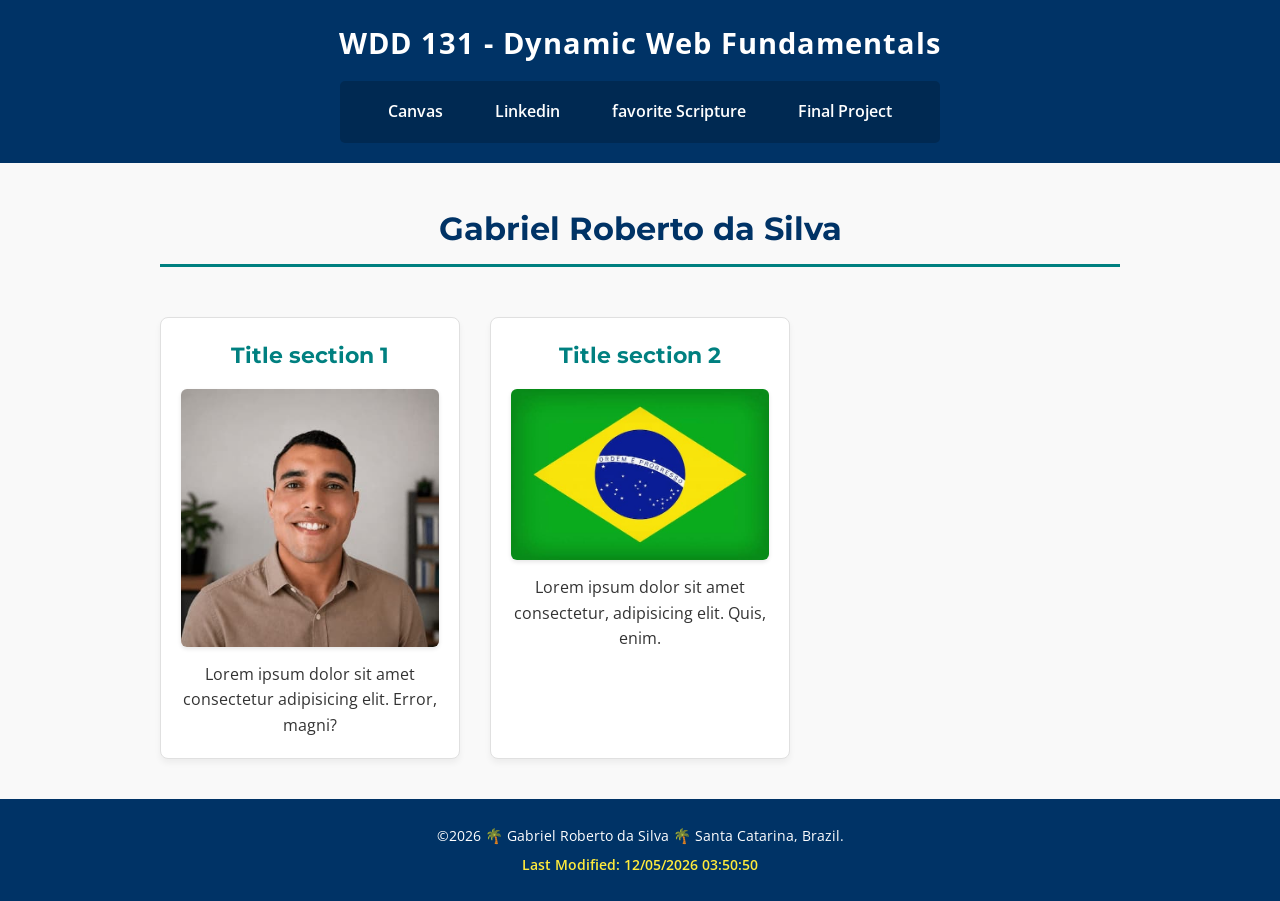
<file: index.html>
<!DOCTYPE html>
<html lang="en-US">

<head>
    <meta charset="UTF-8">
    <meta name="viewport" content="width=device-width, initial-scale=1.0">
    <meta name="author" content="Gabriel Roberto" />
    <meta name="description" content="WDD 131 - Dynamic Web Fundamentals, Gabriel Roberto da Silva.
    The web profile page, by use js, html, css and other concepts." />
    <title>WDD 131 - Dynamic Web Fundamentals - Gabriel Roberto da Silva</title>

    <link rel="preconnect" href="https://fonts.googleapis.com">
    <link rel="preconnect" href="https://fonts.gstatic.com" crossorigin>
    <link href="https://fonts.googleapis.com/css2?family=Montserrat:wght@500;700&family=Open+Sans:wght@400;600&display=swap" rel="stylesheet">

    <script src="scripts/getdates.js" defer></script>

    <link rel="stylesheet" href="styles/base.css">
</head>



<body>

    <header>
        <span id="course-title">WDD 131 - Dynamic Web Fundamentals</span>
        <nav>
            <a href="https://byupw.instructure.com/">Canvas</a>
            <a href="https://www.linkedin.com/feed/update/urn:li:activity:6925184674424066049/">Linkedin</a>
            <a href="https://www.churchofjesuschrist.org/study/scriptures/bofm/ether/12?lang=eng&id=p4#p4">favorite
                Scripture</a>
            <a href="#">Final Project</a>
        </nav>
    </header>
    <main>

        <h1>Gabriel Roberto da Silva</h1>

        <section class="card">
            <h2>Title section 1</h2>
            <img src="images/profile.jpg" alt="picture profile">
            <p>Lorem ipsum dolor sit amet consectetur adipisicing elit. Error, magni?</p>
        </section>

        <section class="card">
            <h2>Title section 2</h2>
            <img src="images/country.jpg" alt="country">
            <p>Lorem ipsum dolor sit amet consectetur, adipisicing elit. Quis, enim.</p>
        </section>
    </main>

    <footer>
        <p>&copy;<span id="currentyear"></span> 🌴 Gabriel Roberto da Silva 🌴 Santa Catarina, Brazil.</p>

        <p id="lastModified"></p>


    </footer>
</body>

</html>
</file>
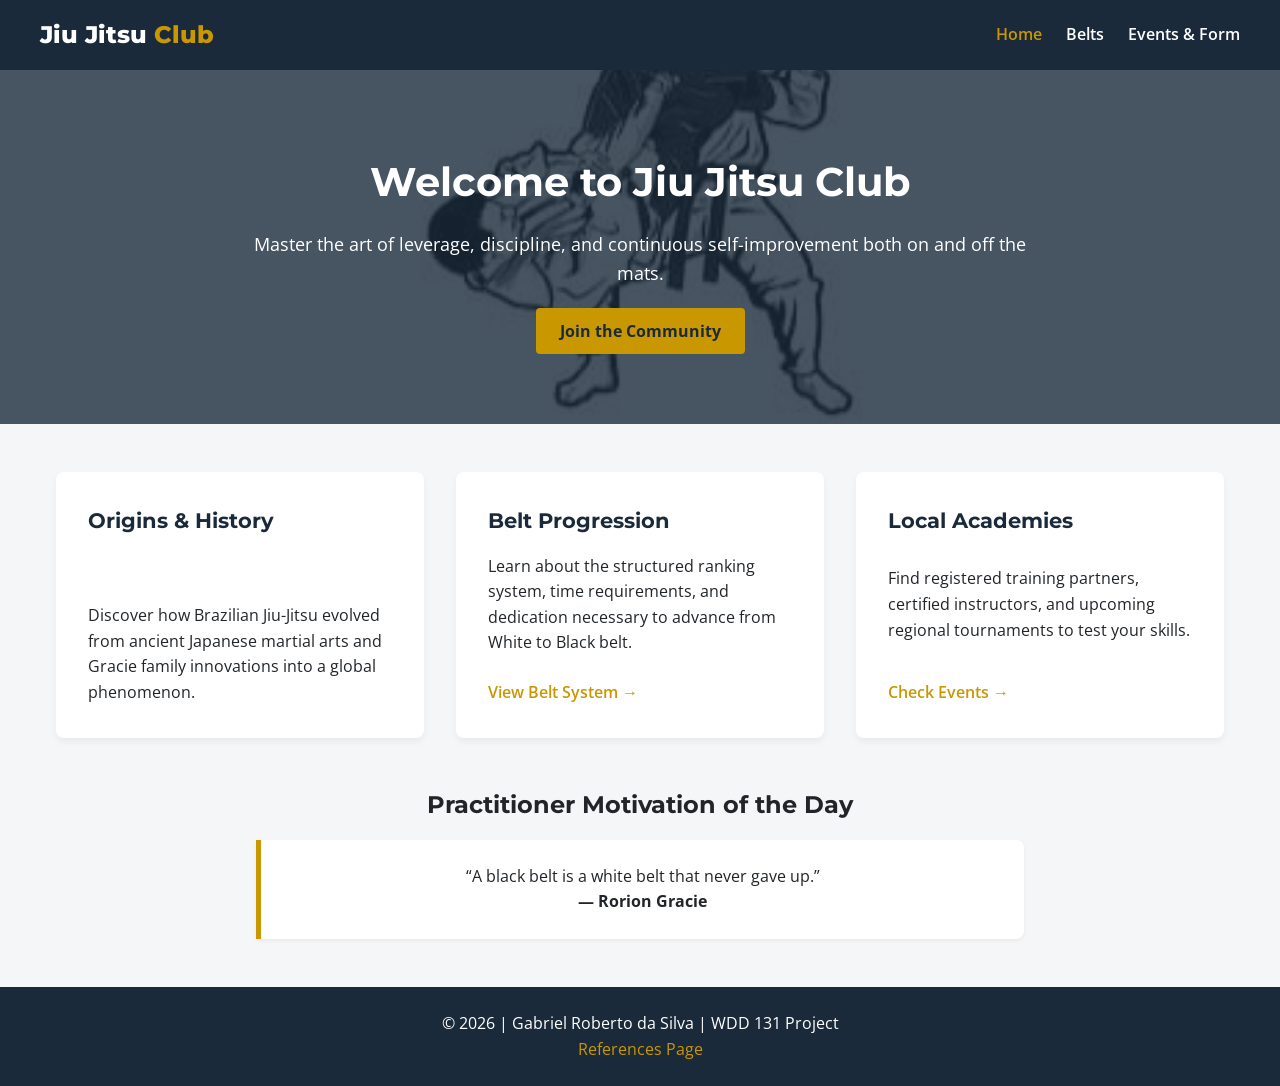
<file: project/index.html>
<!DOCTYPE html>
<html lang="en">
<head>
    <meta charset="UTF-8">
    <meta name="viewport" content="width=device-width, initial-scale=1.0">
    <title>Jiu Jitsu Club - Home</title>
    <meta name="description" content="Welcome to Jiu Jitsu Club. Explore the history, origins, and community of Brazilian Jiu-Jitsu.">
    <meta name="author" content="Gabriel Roberto da Silva">

    
    <link rel="preconnect" href="https://fonts.googleapis.com">
    <link rel="preconnect" href="https://fonts.gstatic.com" crossorigin>
    <link href="https://fonts.googleapis.com/css2?family=Montserrat:wght@600;800&family=Open+Sans:wght@400;600&display=swap" rel="stylesheet">

    
    <link rel="stylesheet" href="styles/project.css">

    
    <script src="scripts/project.js" defer></script>
</head>
<body>
    <header class="site-header">
        <div class="header-container">
            <div class="logo">
                <a href="index.html">Jiu Jitsu <span>Club</span></a>
            </div>
            <button id="menu-toggle" aria-label="Open Navigation Menu">&#9776;</button>
            <nav class="navigation">
                <ul>
                    <li><a href="index.html" class="active">Home</a></li>
                    <li><a href="belts.html">Belts</a></li>
                    <li><a href="events.html">Events & Form</a></li>
                </ul>
            </nav>
        </div>
    </header>

    <main class="main-content">
        <section class="hero">
            <div class="hero-content">
                <h1>Welcome to Jiu Jitsu Club</h1>
                <p>Master the art of leverage, discipline, and continuous self-improvement both on and off the mats.</p>
                <a href="events.html" class="cta-button">Join the Community</a>
            </div>
        </section>

        <section class="features-grid">
            <div class="card">
                <h2>Origins & History</h2>
                <p>Discover how Brazilian Jiu-Jitsu evolved from ancient Japanese martial arts and Gracie family innovations into a global phenomenon.</p>
            </div>
            <div class="card">
                <h2>Belt Progression</h2>
                <p>Learn about the structured ranking system, time requirements, and dedication necessary to advance from White to Black belt.</p>
                <a href="belts.html" class="card-link">View Belt System &rarr;</a>
            </div>
            <div class="card">
                <h2>Local Academies</h2>
                <p>Find registered training partners, certified instructors, and upcoming regional tournaments to test your skills.</p>
                <a href="events.html" class="card-link">Check Events &rarr;</a>
            </div>
        </section>

        
        <section class="dynamic-section">
            <h2>Practitioner Motivation of the Day</h2>
            <div id="quote-container" class="quote-box">
                
            </div>
        </section>
    </main>

    <footer class="site-footer">
        <div class="footer-content">
            <p>&copy; <span id="currentyear"></span> | Gabriel Roberto da Silva | WDD 131 Project</p>
            <p><a href="references.html" target="_blank">References Page</a></p>
        </div>
    </footer>
</body>
</html>
</file>
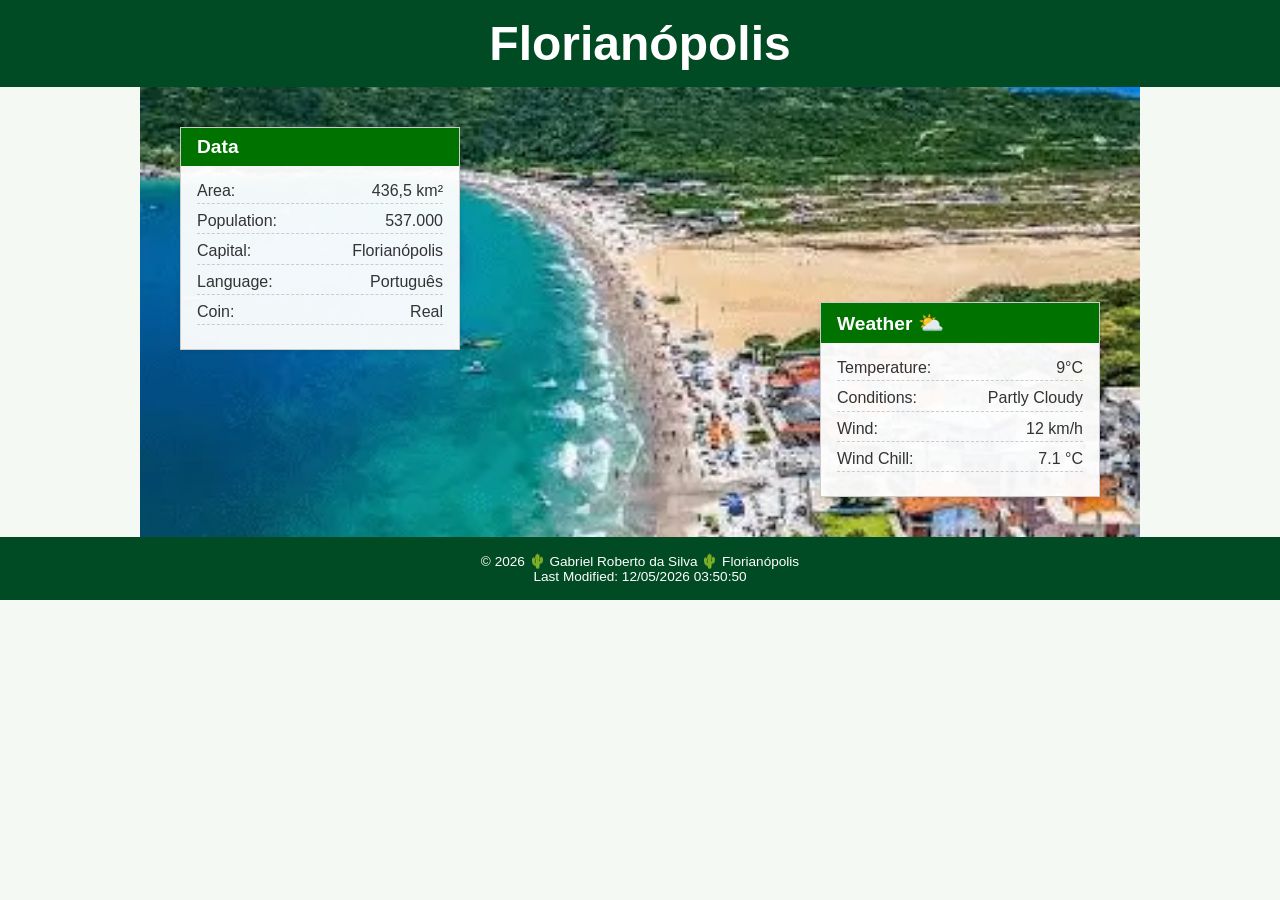
<file: place.html>
<!DOCTYPE html>
<html lang="pt-BR">
<head>
    <meta charset="UTF-8">
    <meta name="viewport" content="width=device-width, initial-scale=1.0">
    <title>Florianópolis - WDD130</title>
    <meta name="description" content="Explore essential dynamic facts, key demographics, and weather statistics about the city of Florianopolis for the WDD130 final project.">
    <meta name="author" content="Gabriel Roberto da Silva">
    <link rel="stylesheet" href="styles/place.css">
    <link rel="stylesheet" href="styles/place-large.css" media="(min-width: 768px)">
    <script src="scripts/place.js" defer></script>
</head>
<body>
    <header>
        <h1>Florianópolis</h1>
    </header>

 
    <main class="hero-wrapper">
        <picture class="hero-container">
            <source srcset="images/hero-large.webp" media="(min-width: 768px)" type="image/webp">
            <img src="images/hero-small.webp" alt="Paisagem de Florianópolis" class="hero-img">
        </picture>

      
        <section class="card-box data-box">
            <h2>Data</h2>
            <ul>
                <li><span>Area:</span> <span>436,5 km²</span></li>
                <li><span>Population:</span> <span>537.000</span></li>
                <li><span>Capital:</span> <span>Florianópolis</span></li>
                <li><span>Language:</span> <span>Português</span></li>
                <li><span>Coin:</span> <span>Real</span></li>
            </ul>
        </section>

        
        <section class="card-box weather-box">
            <h2 class="weather-heading">Weather</h2>
            
            
            <div class="weather-icon-mobile">
                <img src="images/weather-icon.svg" alt="Weather icon" width="40">
            </div>
            
            <ul class="weather-data">
                <li><span>Temperature:</span> <span><span id="temp">9</span>°C</span></li>
                <li><span>Conditions:</span> <span>Partly Cloudy</span></li>
                <li><span>Wind:</span> <span><span id="wind">12</span> km/h</span></li>
                <li><span>Wind Chill:</span> <span><span id="windchill"></span></span></li>
            </ul>
        </section>
    </main>

    <footer>
        <p>&copy; <span id="currentyear"></span> 🌵 Gabriel Roberto da Silva 🌵 Florianópolis</p>
        <p>Last Modified: <span id="lastmodified"></span></p>
    </footer>
</body>
</html>
</file>
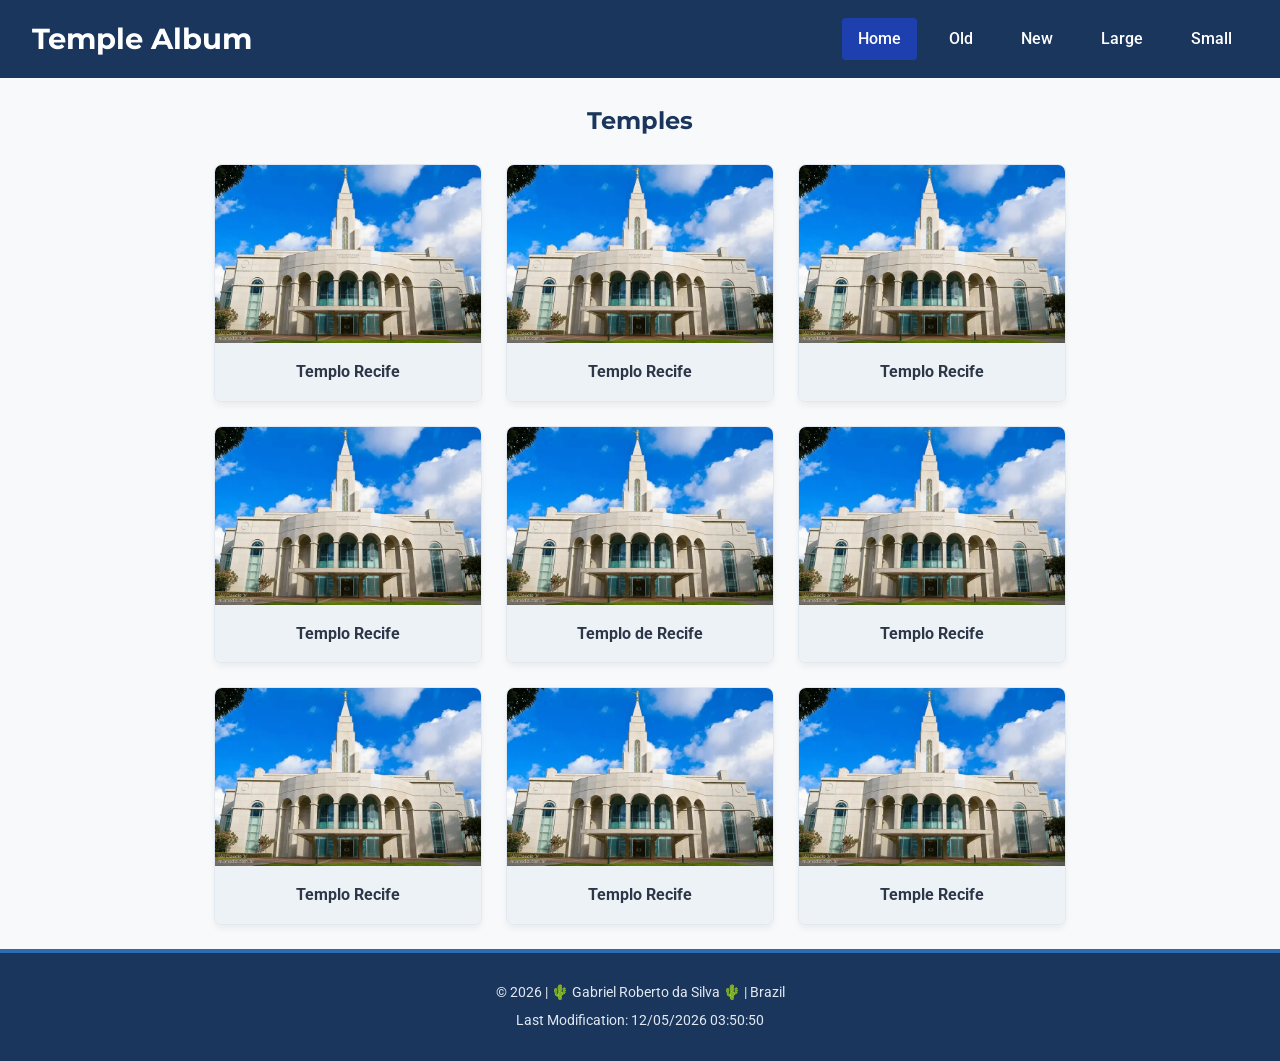
<file: temples.html>
<!DOCTYPE html>
<html lang="pt-BR">
<head>
    <meta charset="UTF-8">
    <meta name="viewport" content="width=device-width, initial-scale=1.0">
    <title>Temple Album</title>
    <meta name="description" content="Explore the Temple Album, a responsive collection of temples featuring images, information, and architectural details, developed for the WDD 131 course.">
    <meta name="author" content="Gabriel Roberto da Silva">

    
    <link rel="preconnect" href="https://fonts.googleapis.com">
    <link rel="preconnect" href="https://fonts.gstatic.com" crossorigin>
    <link href="https://fonts.googleapis.com/css2?family=Montserrat:wght@400;700&family=Roboto:wght@300;400;500&display=swap" rel="stylesheet">

   
    <link rel="stylesheet" href="styles/temples.css">
    <link rel="stylesheet" href="styles/temples-large.css" media="screen and (min-width: 640px)">

    
    <script src="scripts/temples.js" defer></script>
</head>
<body>
    <header>
        <h1>Temple Album</h1>
        
        <button id="menuButton" aria-label="Menu">&#9776;</button>
        <nav id="navMenu">
            <a href="#" class="active">Home</a>
            <a href="#">Old</a>
            <a href="#">New</a>
            <a href="#">Large</a>
            <a href="#">Small</a>
        </nav>
    </header>

    <main>
        <h2>Temples</h2>
        <div class="grid-container">
           
            <figure>
                <img src="images/temple-recife.webp" alt="Templo Placeholder 1" loading="lazy" width="400" height="250">
                <figcaption>Templo Recife</figcaption>
            </figure>
            <figure>
                <img src="images/temple-recife.webp" alt="Templo Placeholder 1" loading="lazy" width="400" height="250">
                <figcaption>Templo Recife</figcaption>
            </figure>
            <figure>
                <img src="images/temple-recife.webp" alt="Templo Placeholder 1" loading="lazy" width="400" height="250">
                <figcaption>Templo Recife</figcaption>
            </figure>
            <figure>
                <img src="images/temple-recife.webp" alt="Templo Placeholder 1" loading="lazy" width="400" height="250">
                <figcaption>Templo Recife</figcaption>
            </figure>
            <figure>
                <img src="images/temple-recife.webp" alt="Templo Placeholder 1" loading="lazy" width="400" height="250">
                <figcaption>Templo de Recife</figcaption>
            </figure>
            <figure>
                <img src="images/temple-recife.webp" alt="Templo Placeholder 1" loading="lazy" width="400" height="250">
                <figcaption>Templo Recife</figcaption>
            </figure>
            <figure>
                <img src="images/temple-recife.webp" alt="Templo Placeholder 1" loading="lazy" width="400" height="250">
                <figcaption>Templo Recife</figcaption>
            </figure>
            <figure>
                <img src="images/temple-recife.webp" alt="Templo Placeholder 1" loading="lazy" width="400" height="250">
                <figcaption>Templo Recife</figcaption>
            </figure>
            <figure>
                <img src="images/temple-recife.webp" alt="Templo Placeholder 1" loading="lazy" width="400" height="250">
                <figcaption>Temple Recife</figcaption>
            </figure>
        </div>
    </main>

    <footer>
        <p>&copy; <span id="currentYear"></span> | 🌵 Gabriel Roberto da Silva 🌵 | Brazil</p>
        <p class="last-modified">Last Modification: <span id="lastModified"></span></p>
    </footer>
</body>
</html>
</file>
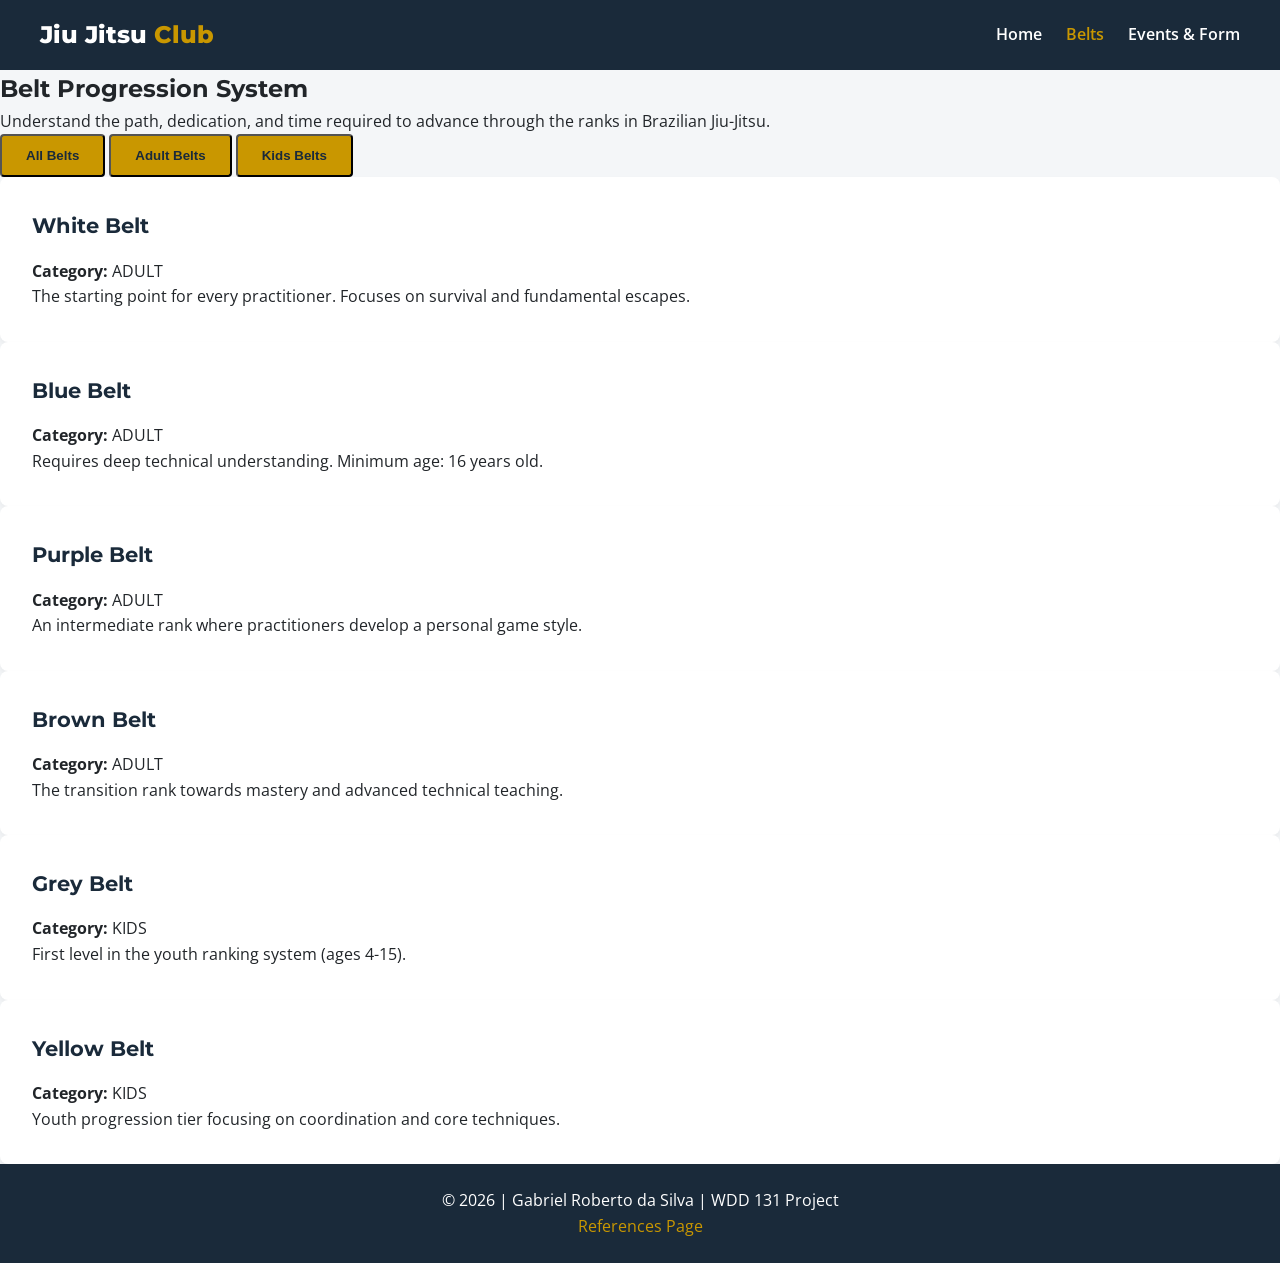
<file: project/belts.html>
<!DOCTYPE html>
<html lang="en">
<head>
    <meta charset="UTF-8">
    <meta name="viewport" content="width=device-width, initial-scale=1.0">
    <title>Jiu Jitsu Club - Belt Progression</title>
    <meta name="description" content="Learn about the Brazilian Jiu-Jitsu belt ranking system, requirements, and progression from white to black belt.">
    <meta name="author" content="Gabriel Roberto da Silva">

    <!-- Google Fonts -->
    <link rel="preconnect" href="https://fonts.googleapis.com">
    <link rel="preconnect" href="https://fonts.gstatic.com" crossorigin>
    <link href="https://fonts.googleapis.com/css2?family=Montserrat:wght@600;800&family=Open+Sans:wght@400;600&display=swap" rel="stylesheet">

    
    <link rel="stylesheet" href="styles/project.css">

    
    <script src="scripts/project.js" defer></script>
</head>
<body>
    <header class="site-header">
        <div class="header-container">
            <div class="logo">
                <a href="index.html">Jiu Jitsu <span>Club</span></a>
            </div>
            <button id="menu-toggle" aria-label="Open Navigation Menu">&#9776;</button>
            <nav class="navigation">
                <ul>
                    <li><a href="index.html">Home</a></li>
                    <li><a href="belts.html" class="active">Belts</a></li>
                    <li><a href="events.html">Events & Form</a></li>
                </ul>
            </nav>
        </div>
    </header>

    <main class="main-content">
        <section class="page-header-section">
            <h1>Belt Progression System</h1>
            <p>Understand the path, dedication, and time required to advance through the ranks in Brazilian Jiu-Jitsu.</p>
        </section>

        
        <section class="belt-section">
            <div class="filter-buttons">
                <button class="filter-btn active" data-filter="all">All Belts</button>
                <button class="filter-btn" data-filter="adult">Adult Belts</button>
                <button class="filter-btn" data-filter="kids">Kids Belts</button>
            </div>

            <div id="belts-container" class="belts-grid">
                
            </div>
        </section>
    </main>

    <footer class="site-footer">
        <div class="footer-content">
            <p>&copy; <span id="currentyear"></span> | Gabriel Roberto da Silva | WDD 131 Project</p>
            <p><a href="references.html" target="_blank">References Page</a></p>
        </div>
    </footer>
</body>
</html>
</file>
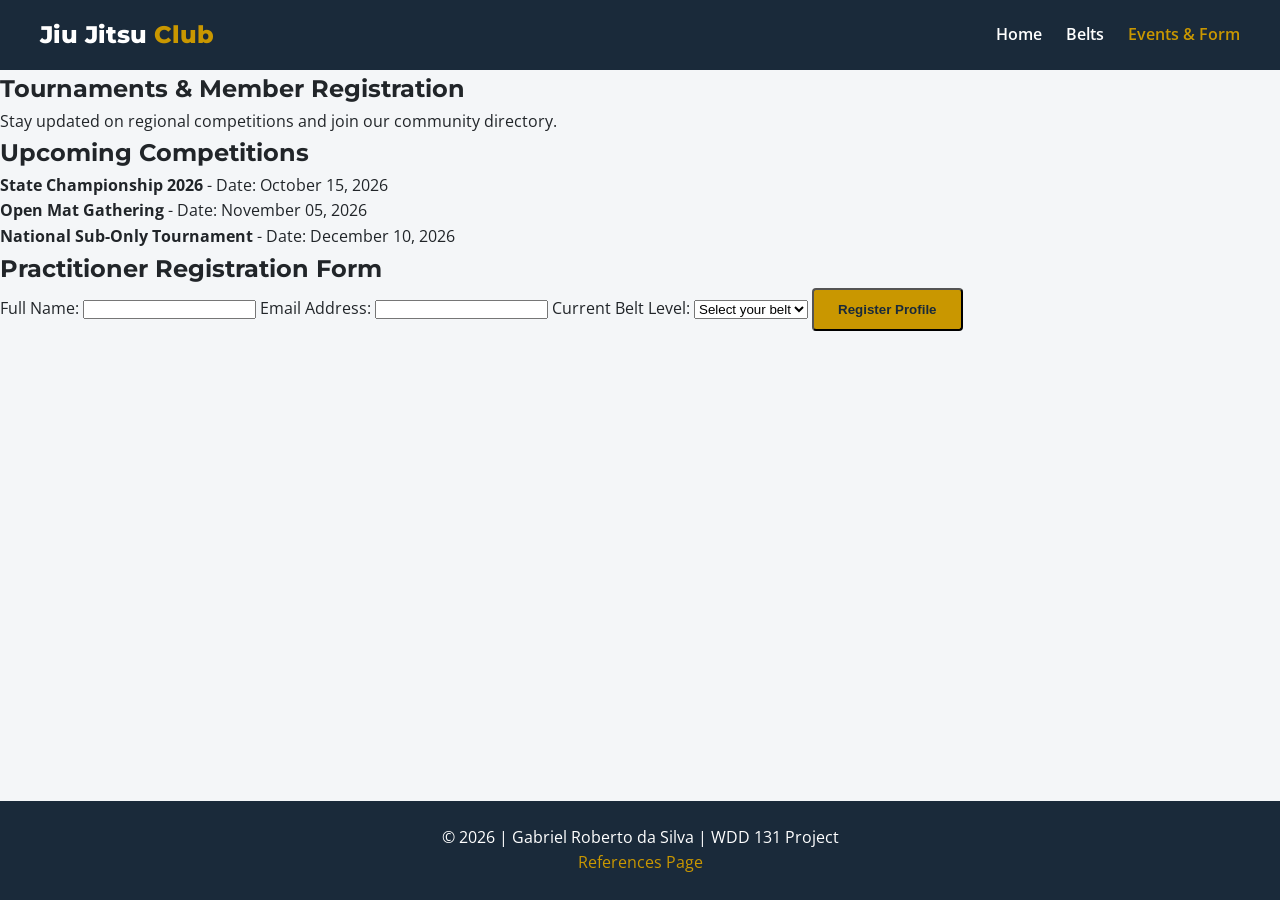
<file: project/events.html>
<!DOCTYPE html>
<html lang="en">
<head>
    <meta charset="UTF-8">
    <meta name="viewport" content="width=device-width, initial-scale=1.0">
    <title>Jiu Jitsu Club - Events & Contact</title>
    <meta name="description" content="Check upcoming Jiu-Jitsu competitions, register for events, and contact the Jiu Jitsu Club community.">
    <meta name="author" content="Gabriel Roberto da Silva">

    
    <link rel="preconnect" href="https://fonts.googleapis.com">
    <link rel="preconnect" href="https://fonts.gstatic.com" crossorigin>
    <link href="https://fonts.googleapis.com/css2?family=Montserrat:wght@600;800&family=Open+Sans:wght@400;600&display=swap" rel="stylesheet">

    
    <link rel="stylesheet" href="styles/project.css">

    
    <script src="scripts/project.js" defer></script>
</head>
<body>
    <header class="site-header">
        <div class="header-container">
            <div class="logo">
                <a href="index.html">Jiu Jitsu <span>Club</span></a>
            </div>
            <button id="menu-toggle" aria-label="Open Navigation Menu">&#9776;</button>
            <nav class="navigation">
                <ul>
                    <li><a href="index.html">Home</a></li>
                    <li><a href="belts.html">Belts</a></li>
                    <li><a href="events.html" class="active">Events & Form</a></li>
                </ul>
            </nav>
        </div>
    </header>

    <main class="main-content">
        <section class="page-header-section">
            <h1>Tournaments & Member Registration</h1>
            <p>Stay updated on regional competitions and join our community directory.</p>
        </section>

        
        <div class="container-grid-form">
            <section class="events-list">
                <h2>Upcoming Competitions</h2>
                <ul class="event-items">
                    <li><strong>State Championship 2026</strong> - Date: October 15, 2026</li>
                    <li><strong>Open Mat Gathering</strong> - Date: November 05, 2026</li>
                    <li><strong>National Sub-Only Tournament</strong> - Date: December 10, 2026</li>
                </ul>
            </section>

            <section class="form-section">
                <h2>Practitioner Registration Form</h2>
                <form id="membership-form" class="styled-form">
                    <label for="fullname">Full Name:</label>
                    <input type="text" id="fullname" name="fullname" required>

                    <label for="email">Email Address:</label>
                    <input type="email" id="email" name="email" required>

                    <label for="belt-level">Current Belt Level:</label>
                    <select id="belt-level" name="beltLevel" required>
                        <option value="">Select your belt</option>
                        <option value="White">White Belt</option>
                        <option value="Blue">Blue Belt</option>
                        <option value="Purple">Purple Belt</option>
                        <option value="Brown">Brown Belt</option>
                        <option value="Black">Black Belt</option>
                    </select>

                    <button type="submit" class="cta-button">Register Profile</button>
                </form>
                <div id="form-message" class="success-message"></div>
            </section>
        </div>
    </main>

    <footer class="site-footer">
        <div class="footer-content">
            <p>&copy; <span id="currentyear"></span> | Gabriel Roberto da Silva | WDD 131 Project</p>
            <p><a href="references.html" target="_blank">References Page</a></p>
        </div>
    </footer>
</body>
</html>
</file>
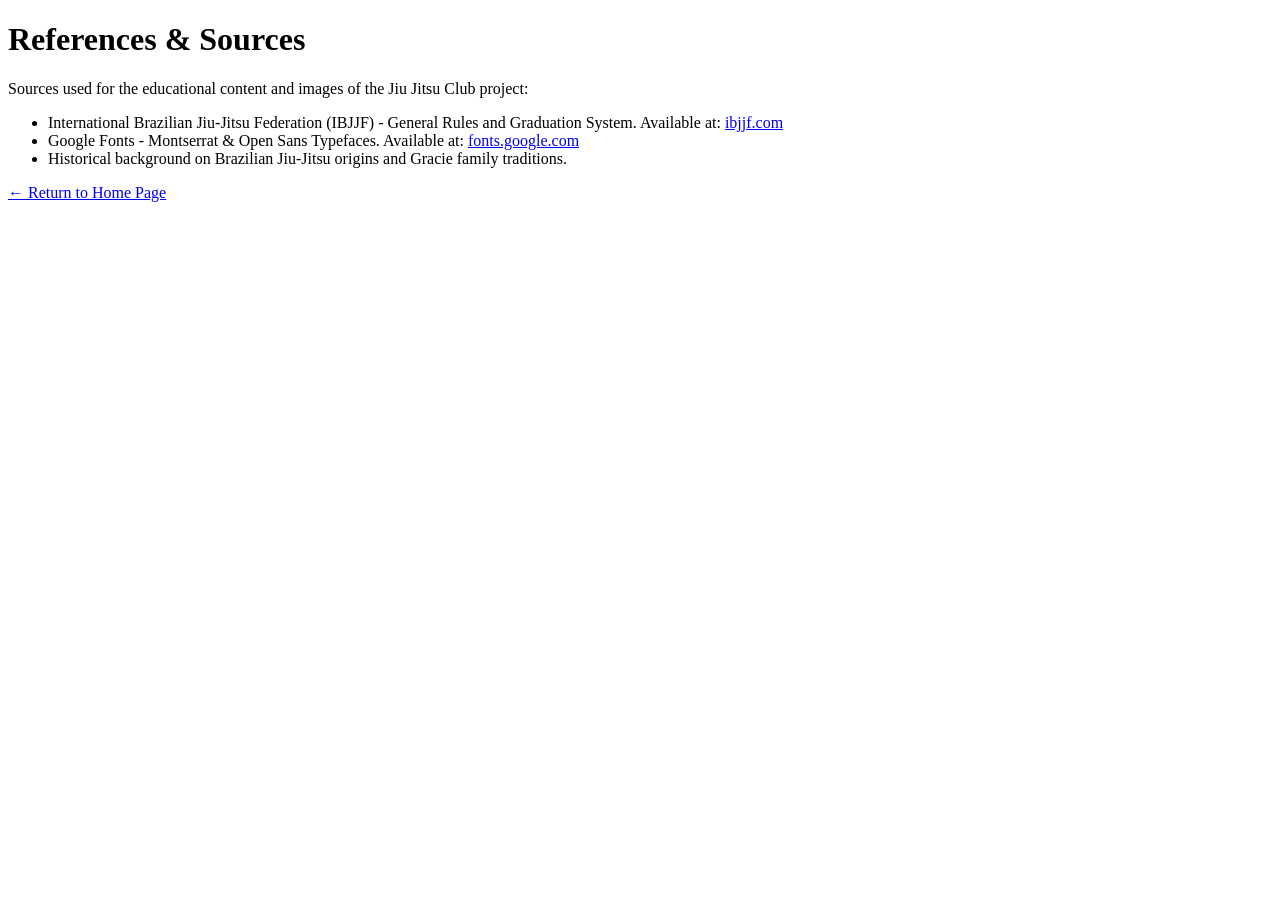
<file: project/references.html>
<!DOCTYPE html>
<html lang="en">
<head>
    <meta charset="UTF-8">
    <meta name="viewport" content="width=device-width, initial-scale=1.0">
    <title>Jiu Jitsu Club - References</title>
</head>
<body>
    <h1>References & Sources</h1>
    <p>Sources used for the educational content and images of the Jiu Jitsu Club project:</p>
    <ul>
        <li>International Brazilian Jiu-Jitsu Federation (IBJJF) - General Rules and Graduation System. Available at: <a href="https://ibjjf.com" target="_blank">ibjjf.com</a></li>
        <li>Google Fonts - Montserrat & Open Sans Typefaces. Available at: <a href="https://fonts.google.com" target="_blank">fonts.google.com</a></li>
        <li>Historical background on Brazilian Jiu-Jitsu origins and Gracie family traditions.</li>
    </ul>
    <p><a href="index.html">&larr; Return to Home Page</a></p>
</body>
</html>
</file>
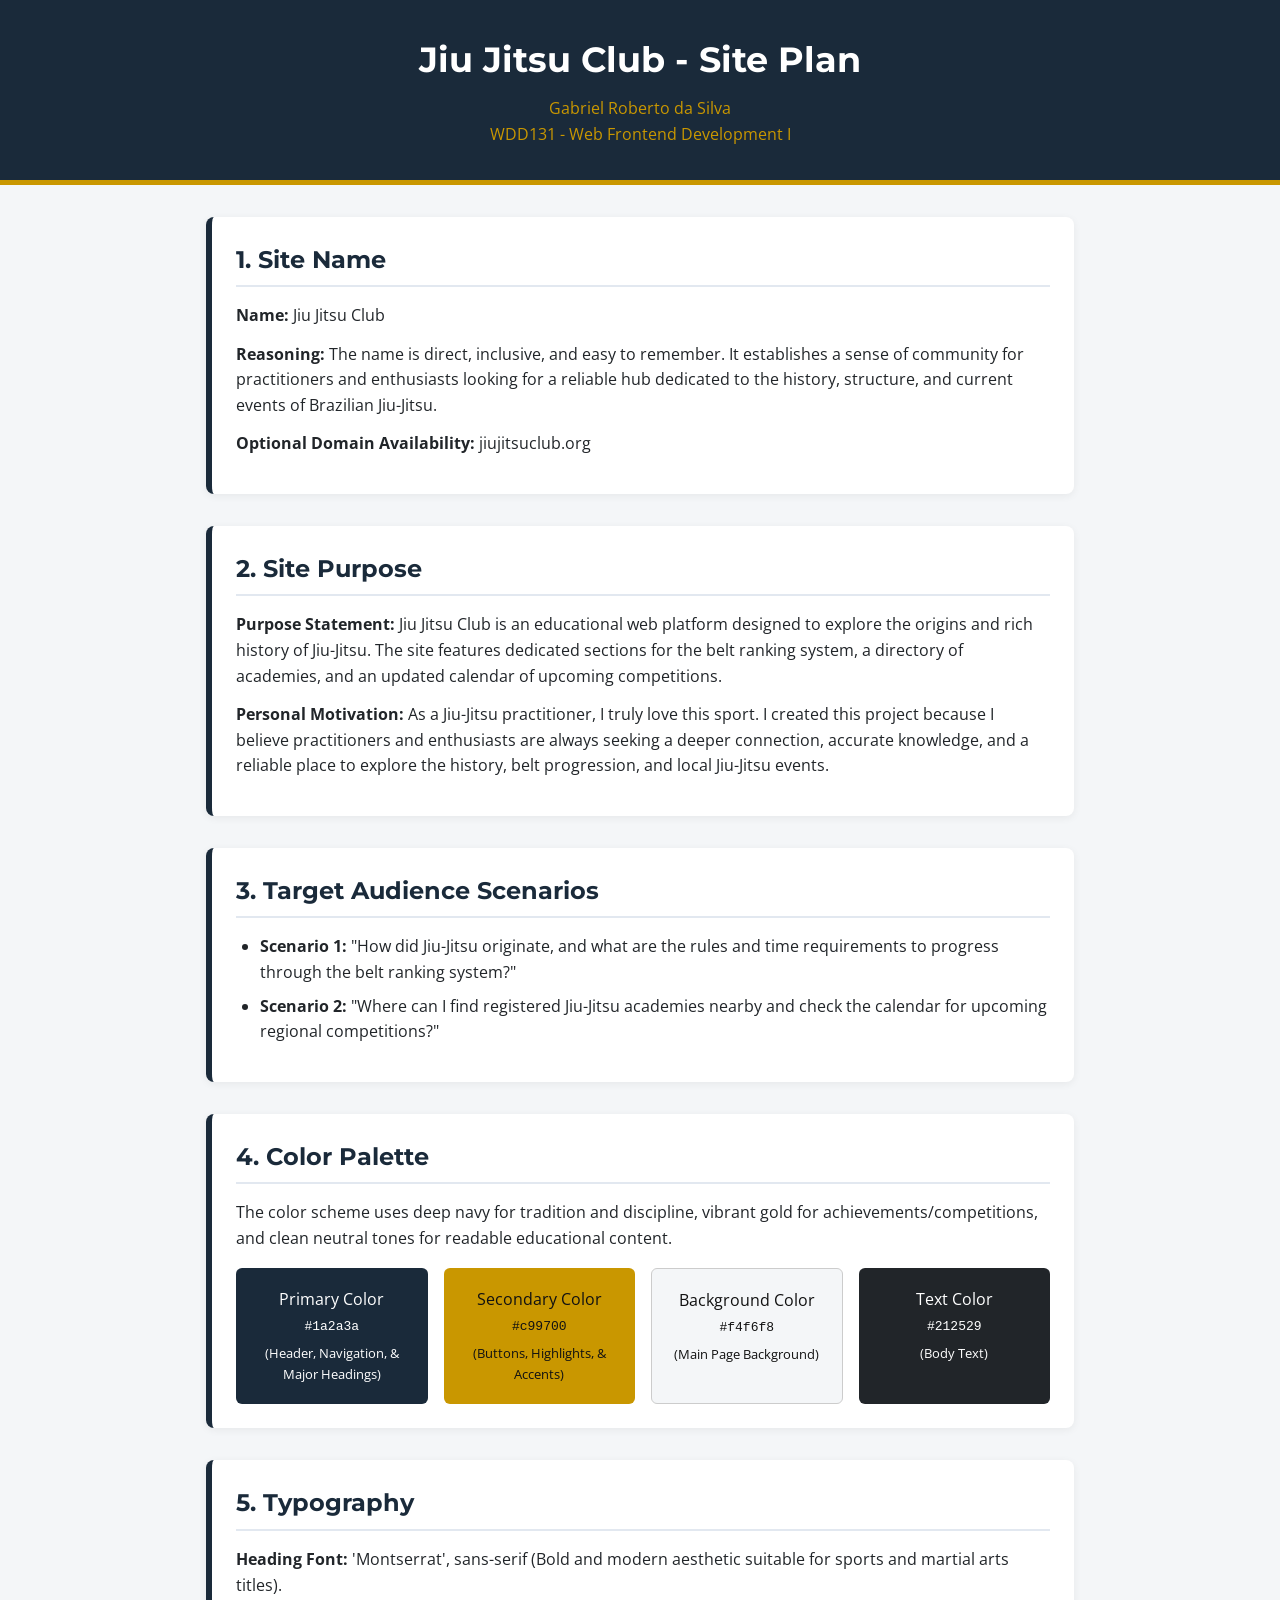
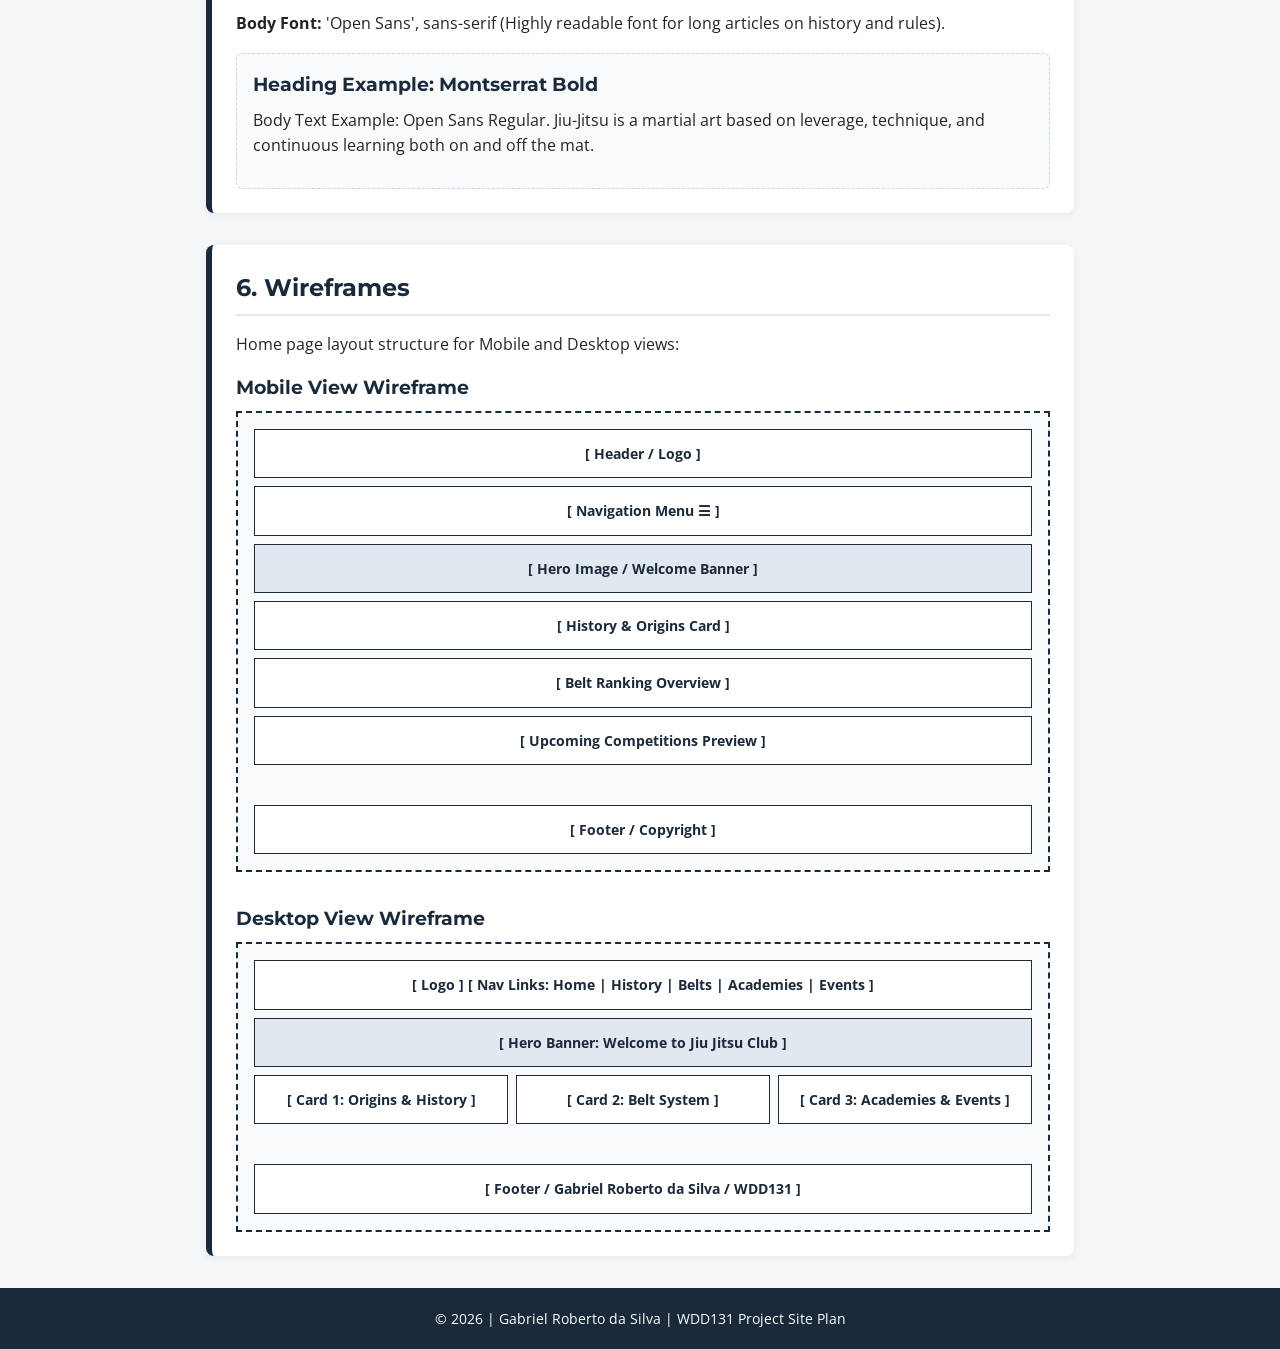
<file: project/siteplan.html>
<!DOCTYPE html>
<html lang="en">
<head>
    <meta charset="UTF-8">
    <meta name="viewport" content="width=device-width, initial-scale=1.0">
    <title>Jiu Jitsu Club - Site Plan</title>
    <meta name="description" content="Site planning document for the Jiu Jitsu Club project in WDD131, covering history, belt progression, academy directory, and competition events.">
    <meta name="author" content="Gabriel Roberto da Silva">

    
    <link rel="preconnect" href="https://fonts.googleapis.com">
    <link rel="preconnect" href="https://fonts.gstatic.com" crossorigin>
    <link href="https://fonts.googleapis.com/css2?family=Montserrat:wght@600;800&family=Open+Sans:wght@400;600&display=swap" rel="stylesheet">

    
    <link rel="stylesheet" href="styles/siteplan.css">
</head>
<body>
    <header>
        <h1>Jiu Jitsu Club - Site Plan</h1>
        <h2>Gabriel Roberto da Silva</h2>
        <h2>WDD131 - Web Frontend Development I</h2>
    </header>

    <main>
        
        <section class="plan-section">
            <h2>1. Site Name</h2>
            <p><strong>Name:</strong> Jiu Jitsu Club</p>
            <p><strong>Reasoning:</strong> The name is direct, inclusive, and easy to remember. It establishes a sense of community for practitioners and enthusiasts looking for a reliable hub dedicated to the history, structure, and current events of Brazilian Jiu-Jitsu.</p>
            <p><strong>Optional Domain Availability:</strong> jiujitsuclub.org</p>
        </section>

        
        <section class="plan-section">
            <h2>2. Site Purpose</h2>
            <p><strong>Purpose Statement:</strong> Jiu Jitsu Club is an educational web platform designed to explore the origins and rich history of Jiu-Jitsu. The site features dedicated sections for the belt ranking system, a directory of academies, and an updated calendar of upcoming competitions.</p>
            <p><strong>Personal Motivation:</strong> As a Jiu-Jitsu practitioner, I truly love this sport. I created this project because I believe practitioners and enthusiasts are always seeking a deeper connection, accurate knowledge, and a reliable place to explore the history, belt progression, and local Jiu-Jitsu events.</p>
        </section>

        
        <section class="plan-section">
            <h2>3. Target Audience Scenarios</h2>
            <ul>
                <li><strong>Scenario 1:</strong> "How did Jiu-Jitsu originate, and what are the rules and time requirements to progress through the belt ranking system?"</li>
                <li><strong>Scenario 2:</strong> "Where can I find registered Jiu-Jitsu academies nearby and check the calendar for upcoming regional competitions?"</li>
            </ul>
        </section>

        
        <section class="plan-section">
            <h2>4. Color Palette</h2>
            <p>The color scheme uses deep navy for tradition and discipline, vibrant gold for achievements/competitions, and clean neutral tones for readable educational content.</p>
            
            <div class="color-palette">
                <div class="color-box primary-color">
                    <span>Primary Color</span>
                    <code>#1a2a3a</code>
                    <small>(Header, Navigation, & Major Headings)</small>
                </div>
                <div class="color-box secondary-color">
                    <span>Secondary Color</span>
                    <code>#c99700</code>
                    <small>(Buttons, Highlights, & Accents)</small>
                </div>
                <div class="color-box accent-color">
                    <span>Background Color</span>
                    <code>#f4f6f8</code>
                    <small>(Main Page Background)</small>
                </div>
                <div class="color-box text-color">
                    <span>Text Color</span>
                    <code>#212529</code>
                    <small>(Body Text)</small>
                </div>
            </div>
        </section>

        
        <section class="plan-section">
            <h2>5. Typography</h2>
            <p><strong>Heading Font:</strong> 'Montserrat', sans-serif (Bold and modern aesthetic suitable for sports and martial arts titles).</p>
            <p><strong>Body Font:</strong> 'Open Sans', sans-serif (Highly readable font for long articles on history and rules).</p>
            
            <div class="typography-example">
                <h3 class="example-heading">Heading Example: Montserrat Bold</h3>
                <p class="example-body">Body Text Example: Open Sans Regular. Jiu-Jitsu is a martial art based on leverage, technique, and continuous learning both on and off the mat.</p>
            </div>
        </section>

        
        <section class="plan-section">
            <h2>6. Wireframes</h2>
            <p>Home page layout structure for Mobile and Desktop views:</p>

            <div class="wireframes-container">
                <div class="wireframe-box">
                    <h3>Mobile View Wireframe</h3>
                    <div class="wireframe-mockup mobile-mockup">
                        <header class="wf-header">[ Header / Logo ]</header>
                        <nav class="wf-nav">[ Navigation Menu ☰ ]</nav>
                        <div class="wf-hero">[ Hero Image / Welcome Banner ]</div>
                        <div class="wf-content">[ History & Origins Card ]</div>
                        <div class="wf-content">[ Belt Ranking Overview ]</div>
                        <div class="wf-content">[ Upcoming Competitions Preview ]</div>
                        <footer class="wf-footer">[ Footer / Copyright ]</footer>
                    </div>
                </div>

                <div class="wireframe-box">
                    <h3>Desktop View Wireframe</h3>
                    <div class="wireframe-mockup desktop-mockup">
                        <header class="wf-header">[ Logo ] [ Nav Links: Home | History | Belts | Academies | Events ]</header>
                        <div class="wf-hero">[ Hero Banner: Welcome to Jiu Jitsu Club ]</div>
                        <div class="wf-grid">
                            <div class="wf-content">[ Card 1: Origins & History ]</div>
                            <div class="wf-content">[ Card 2: Belt System ]</div>
                            <div class="wf-content">[ Card 3: Academies & Events ]</div>
                        </div>
                        <footer class="wf-footer">[ Footer / Gabriel Roberto da Silva / WDD131 ]</footer>
                    </div>
                </div>
            </div>
        </section>
    </main>

    <footer>
        <p>&copy; <span id="year">2026</span> | Gabriel Roberto da Silva | WDD131 Project Site Plan</p>
    </footer>
</body>
</html>
</file>
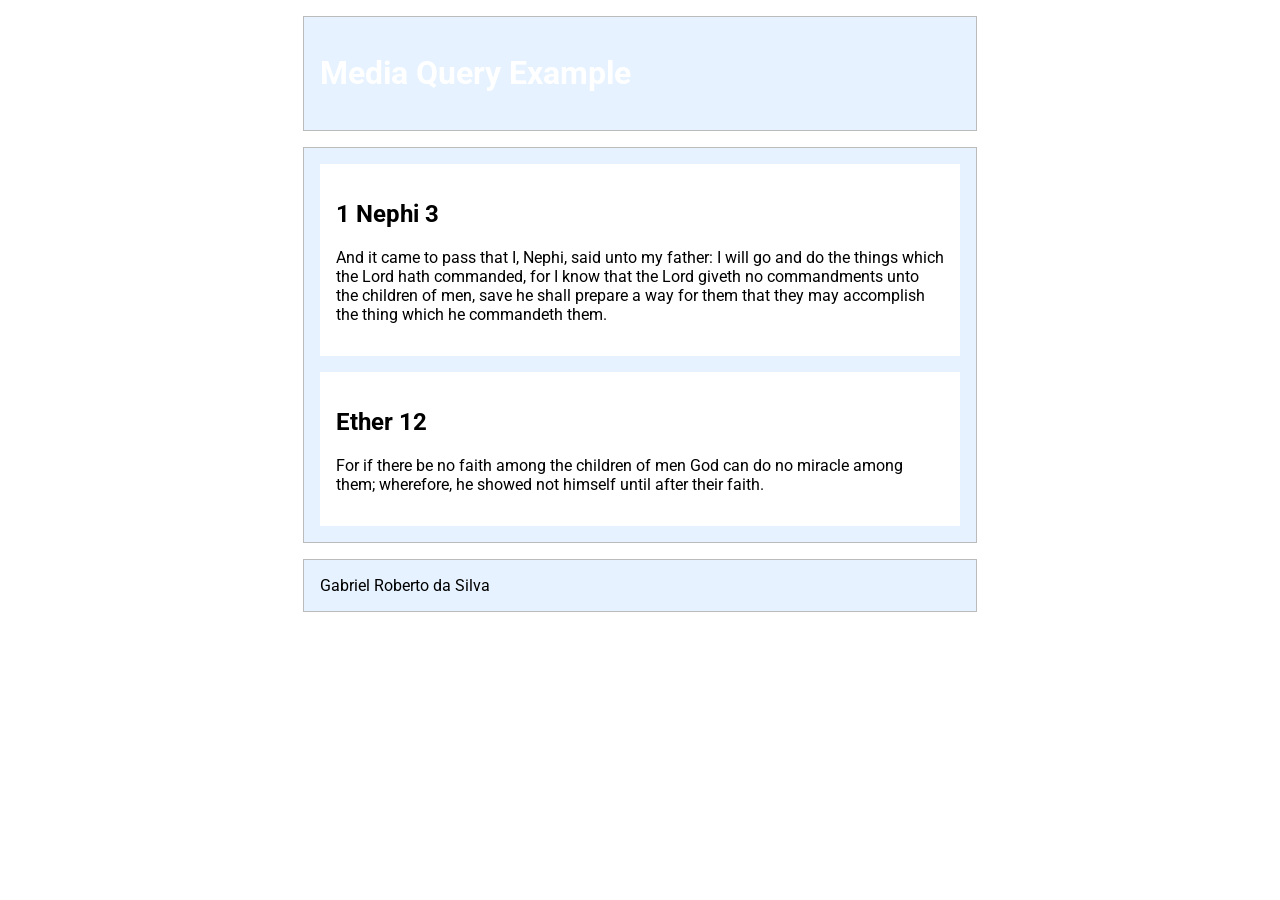
<file: week02/media-query.html>
<!DOCTYPE html>
<html lang="en">
<head>
    <meta charset="UTF-8">
    <meta name="viewport" content="width=device-width, initial-scale=1.0">
    <title>WDD 131 - Media Query Exemple</title>
    <meta name="description" content="Media Query Learning Activity Exemple Page">
    <meta name="Author" content="Gabriel Roberto da Silva">
    <link rel="preconnect" href="https://fonts.googleapis.com">
    <link rel="preconnect" href="https://fonts.gstatic.com" crossorigin>
    <link href="https://fonts.googleapis.com/css2?family=Roboto:ital,wght@0,100..900;1,100..900&display=swap" rel="stylesheet">
    <link rel="stylesheet" href="styles/media-query-large.css">
    <link rel="stylesheet" href="styles/media-query.css">
</head>
<body>

    <header>
        <h1>Media Query Example</h1>
    </header>

    <main>
            <section>
                <h2>1 Nephi 3</h2>
                <p>And it came to pass that I, Nephi, said unto my father: I will go and do the things which the Lord hath commanded, for I know that the Lord giveth no commandments unto the children of men, save he shall prepare a way for them that they may accomplish the thing which he commandeth them.</p>

            </section>

            <section>
                <h2>Ether 12</h2>
                <p>For if there be no faith among the children of men God can do no miracle among them; wherefore, he showed not himself until after their faith.</p>
            </section>
        </main>

    <footer>Gabriel Roberto da Silva</footer>
</body>
</html>
</file>
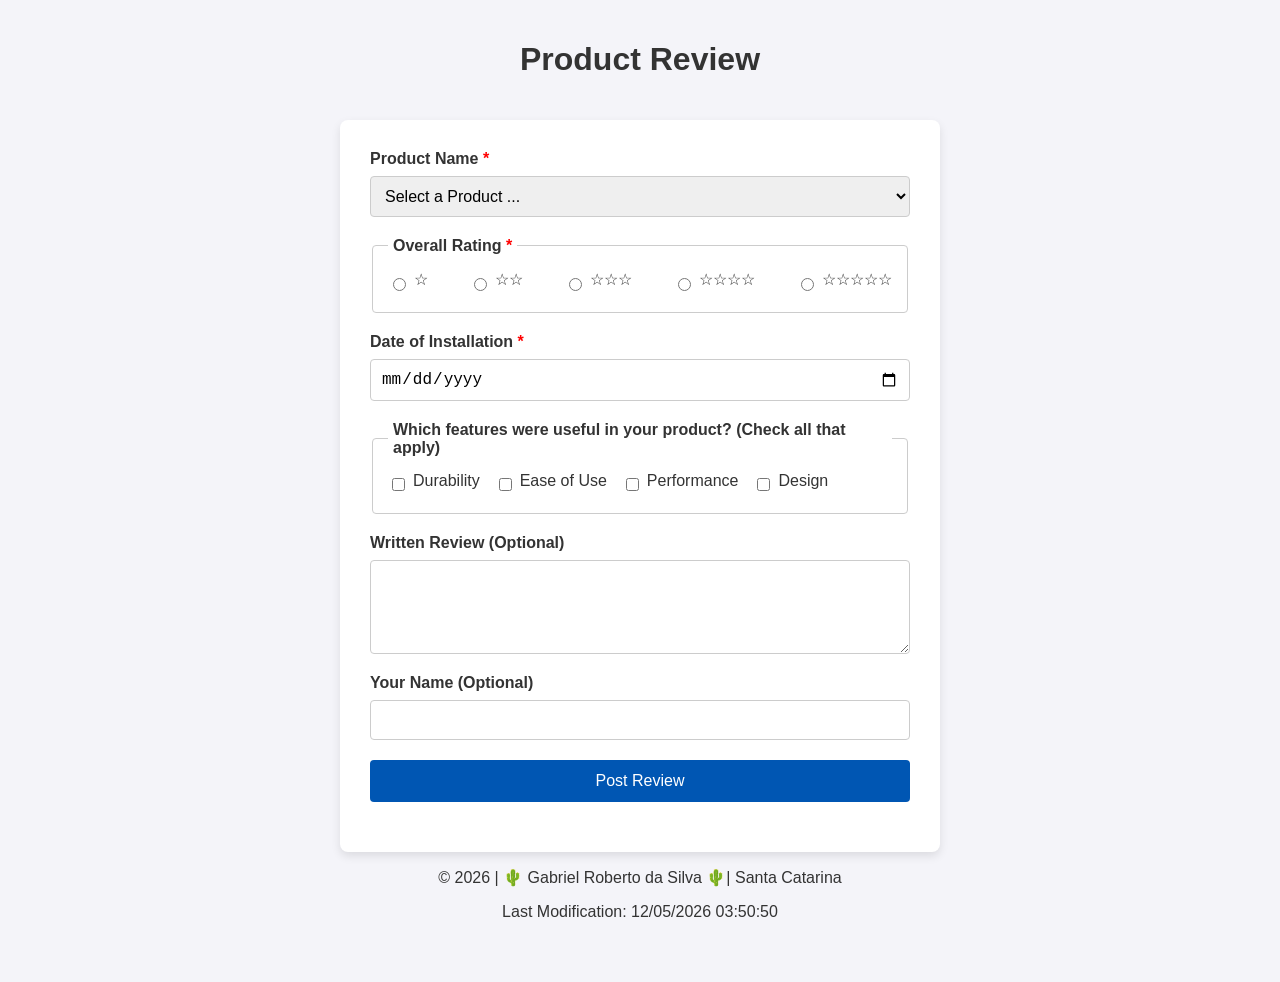
<file: week05/form.html>
<!DOCTYPE html>
<html lang="pt-BR">
<head>
    <meta charset="UTF-8">
    <meta name="viewport" content="width=device-width, initial-scale=1.0">
    <meta name="description" content="Product review form page for submitting feedback and ratings on items.">
    <meta name="author" content="Gabriel Roberto da Silva">
    <title>Product Review Form</title>
    <link rel="stylesheet" href="style/styles.css">
    <script src="scripts/scripts.js" defer></script>
</head>
<body>
    <header>
        <h1>Product Review</h1>
    </header>

    <main>
        <form method="get" action="review.html">
            
            <div class="form-item">
                <label for="productName">Product Name <span class="required">*</span></label>
                <select id="productName" name="productName" required>
                    <option value="" disabled selected>Select a Product ...</option>
                </select>
            </div>

            <fieldset class="form-item">
                <legend>Overall Rating <span class="required">*</span></legend>
                <div class="rating-stars">
                    <div>
                        <input type="radio" name="rating" id="star1" value="1" required>
                        <label for="star1">&star;</label>
                    </div>
                    <div>
                        <input type="radio" name="rating" id="star2" value="2" required>
                        <label for="star2">&star;&star;</label>
                    </div>
                    <div>
                        <input type="radio" name="rating" id="star3" value="3" required>
                        <label for="star3">&star;&star;&star;</label>
                    </div>
                    <div>
                        <input type="radio" name="rating" id="star4" value="4" required>
                        <label for="star4">&star;&star;&star;&star;</label>
                    </div>
                    <div>
                        <input type="radio" name="rating" id="star5" value="5" required>
                        <label for="star5">&star;&star;&star;&star;&star;</label>
                    </div>
                </div>
            </fieldset>

            <div class="form-item">
                <label for="installDate">Date of Installation <span class="required">*</span></label>
                <input type="date" id="installDate" name="installDate" required>
            </div>

            <fieldset class="form-item">
                <legend>Which features were useful in your product? (Check all that apply)</legend>
                <div class="checkbox-group">
                    <div>
                        <input type="checkbox" name="features" id="durability" value="durability">
                        <label for="durability">Durability</label>
                    </div>
                    <div>
                        <input type="checkbox" name="features" id="ease" value="ease">
                        <label for="ease">Ease of Use</label>
                    </div>
                    <div>
                        <input type="checkbox" name="features" id="performance" value="performance">
                        <label for="performance">Performance</label>
                    </div>
                    <div>
                        <input type="checkbox" name="features" id="design" value="design">
                        <label for="design">Design</label>
                    </div>
                </div>
            </fieldset>

            <div class="form-item">
                <label for="writtenReview">Written Review (Optional)</label>
                <textarea id="writtenReview" name="writtenReview" rows="4"></textarea>
            </div>

            <div class="form-item">
                <label for="userName">Your Name (Optional)</label>
                <input type="text" id="userName" name="userName">
            </div>

            <div class="form-item">
                <input type="submit" value="Post Review">
            </div>
        </form>
    </main>

    <footer>
        <p>&copy; <span id="currentyear"></span> |  🌵 Gabriel Roberto da Silva 🌵| Santa Catarina</p>
        <p id="lastModified"></p>
    </footer>
</body>
</html>
</file>
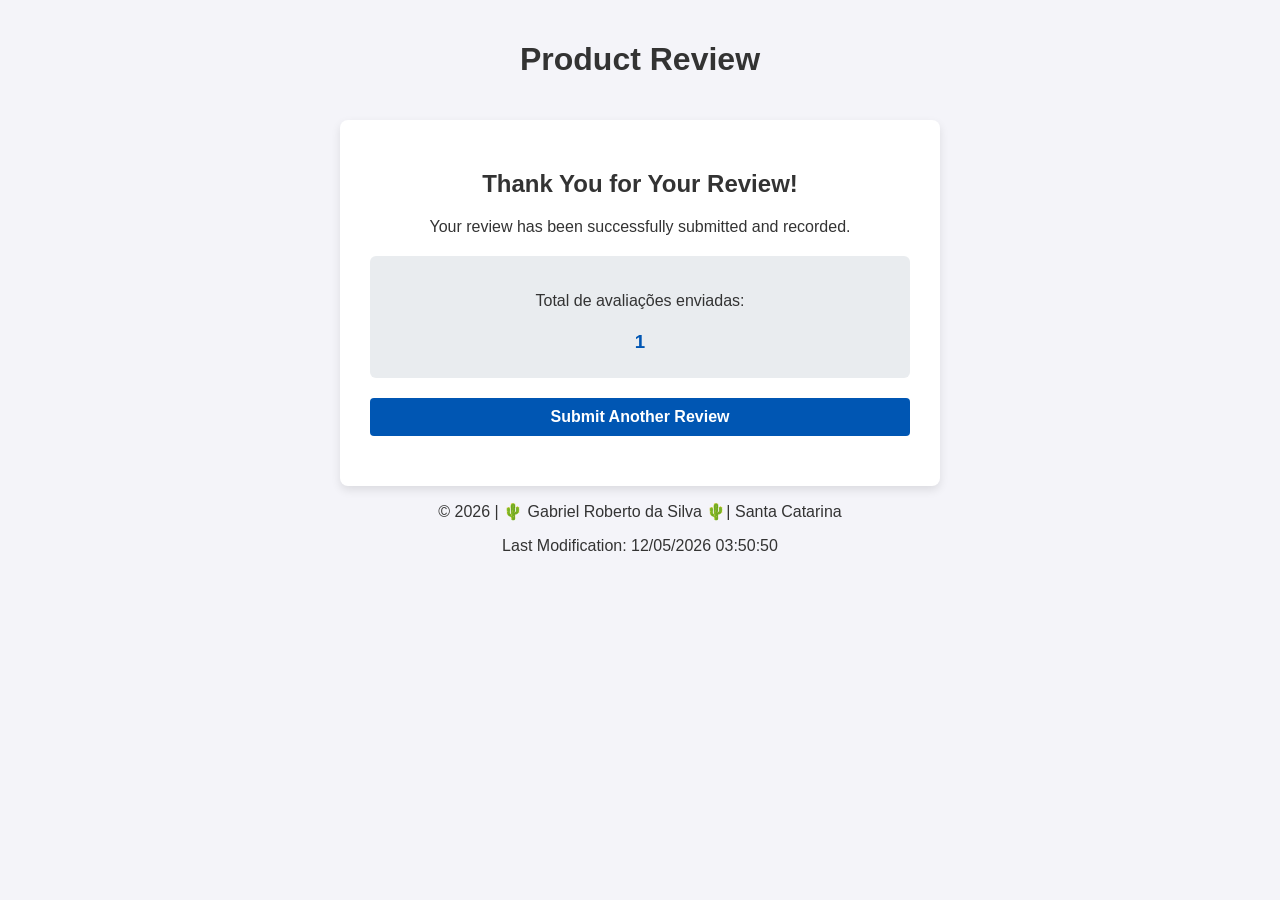
<file: week05/review.html>
<!DOCTYPE html>
<html lang="pt-BR">
<head>
    <meta charset="UTF-8">
    <meta name="viewport" content="width=device-width, initial-scale=1.0">
    <meta name="description" content="Review confirmation page for submitted product evaluations.">
    <meta name="author" content="Gabriel Roberto da Silva">
    <title>Review Confirmation</title>
    <link rel="stylesheet" href="style/styles.css">
    <script src="scripts/scripts.js" defer></script>
</head>
<body>
    <header>
        <h1>Product Review</h1>
    </header>

    <main class="confirmation-container">
        <h2>Thank You for Your Review!</h2>
        <p>Your review has been successfully submitted and recorded.</p>
        
        <div class="form-item counter-box" style="text-align: center; background: #e9ecef; padding: 20px; border-radius: 6px; margin: 20px 0;">
            <p>Total de avaliações enviadas:</p>
            <h3 id="review-count" style="margin: 5px 0; color: var(--primary-color);">0</h3>
        </div>

        <div class="form-item" style="text-align: center;">
            <a href="form.html" class="btn-back" style="display: inline-block; background-color: var(--primary-color); color: white; padding: 10px 20px; text-decoration: none; border-radius: 4px; font-weight: bold;">Submit Another Review</a>
        </div>
    </main>

    <footer>
        <p>&copy; <span id="currentyear"></span> |  🌵 Gabriel Roberto da Silva 🌵| Santa Catarina</p>
        <p id="lastModified"></p>
    </footer>

    <script>
        
        let reviewCount = Number(localStorage.getItem("reviewCount-ls")) || 0;
        reviewCount++;
        localStorage.setItem("reviewCount-ls", reviewCount);

        
        const countDisplay = document.getElementById("review-count");
        if (countDisplay) {
            countDisplay.textContent = reviewCount;
        }
    </script>
</body>
</html>
</file>
<file: styles/base.css>
:root {
    --primary-color: #003366;    
    --secondary-color: #008080;  
    --accent-color: #e0f2f1;     
    --text-color: #333333;       
    --bg-color: #f9f9f9;        
    --white: #ffffff;
}


* {
    margin: 0;
    padding: 0;
    box-sizing: border-box;
}

body {
    font-family: 'Open Sans', sans-serif;
    background-color: var(--bg-color);
    color: var(--text-color);
    line-height: 1.6;
}

h1, h2, h3 {
    font-family: 'Montserrat', sans-serif;
    color: var(--primary-color);
}


header {
    background-color: var(--primary-color);
    color: var(--white);
    padding: 20px;
    text-align: center;
}


#course-title {
    display: block;
    font-size: 1.8rem;
    font-weight: 700;
    margin-bottom: 15px;
    letter-spacing: 1px;
}


nav {
    display: flex;
    justify-content: center;
    gap: 20px;
    background-color: rgba(0, 0, 0, 0.2);
    padding: 10px;
    border-radius: 5px;
    max-width: 600px;
    margin: 0 auto;
}

nav a {
    color: var(--white);
    text-decoration: none;
    font-weight: 600;
    padding: 8px 16px;
    border-radius: 4px;
    transition: all 0.3s ease;
}


nav a:hover {
    background-color: var(--white);
    color: var(--primary-color);
    box-shadow: 0 4px 8px rgba(0,0,0,0.2);
}


main {
    max-width: 960px;     
    margin: 40px auto;   
    
    
    display: grid;
    grid-template-columns: repeat(auto-fit, minmax(300px, 1fr));
    gap: 30px;
}


main h1 {
    grid-column: 1 / -1;
    text-align: center;
    margin-bottom: 20px;
    border-bottom: 3px solid var(--secondary-color);
    padding-bottom: 10px;
}


.card {
    background-color: var(--white);
    border: 1px solid #e0e0e0;
    border-radius: 8px;
    padding: 20px;
    box-shadow: 0 4px 6px rgba(0,0,0,0.05);
    text-align: center;
    display: flex;
    flex-direction: column;
    align-items: center;
    gap: 15px;
}

.card h2 {
    font-size: 1.4rem;
    color: var(--secondary-color);
}

.card img {
    max-width: 100%;
    height: auto;
    border-radius: 6px;
    box-shadow: 0 2px 4px rgba(0,0,0,0.1);
}


footer {
    background-color: var(--primary-color);
    color: var(--white);
    text-align: center;
    padding: 20px;
    margin-top: 40px;
    font-size: 0.9rem;
}

footer p {
    margin: 5px 0;
}

#lastModified {
    color: #ffeb3b; 
    font-weight: 600;
}
</file>
<file: project/styles/project.css>
:root {
    --primary-color: #1a2a3a;
    --secondary-color: #c99700;
    --bg-color: #f4f6f8;
    --text-color: #212529;
    --white: #ffffff;
    --transition: all 0.3s ease;
}

* {
    box-sizing: border-box;
    margin: 0;
    padding: 0;
}

body {
    font-family: 'Open Sans', sans-serif;
    background-color: var(--bg-color);
    color: var(--text-color);
    line-height: 1.6;
    display: flex;
    flex-direction: column;
    min-height: 100vh;
}

h1, h2, h3 {
    font-family: 'Montserrat', sans-serif;
}

.site-header {
    background-color: var(--primary-color);
    color: var(--white);
    padding: 1rem 2rem;
    position: sticky;
    top: 0;
    z-index: 1000;
}

.header-container {
    display: flex;
    justify-content: space-between;
    align-items: center;
    max-width: 1200px;
    margin: 0 auto;
}

.logo a {
    color: var(--white);
    font-family: 'Montserrat', sans-serif;
    font-size: 1.5rem;
    font-weight: 800;
    text-decoration: none;
}

.logo span {
    color: var(--secondary-color);
}

#menu-toggle {
    background: none;
    border: none;
    color: var(--white);
    font-size: 1.8rem;
    cursor: pointer;
    display: none;
}

.navigation ul {
    list-style: none;
    display: flex;
    gap: 1.5rem;
}

.navigation a {
    color: var(--white);
    text-decoration: none;
    font-weight: 600;
    transition: var(--transition);
}

.navigation a:hover, .navigation a.active {
    color: var(--secondary-color);
}

.hero {
    background: linear-gradient(rgba(26, 42, 58, 0.8), rgba(26, 42, 58, 0.8)), url('../images/hero-bg.jpg') center/cover no-repeat;
    color: var(--white);
    text-align: center;
    padding: 5rem 1rem;
}

.hero-content {
    max-width: 800px;
    margin: 0 auto;
}

.hero h1 {
    font-size: 2.5rem;
    margin-bottom: 1rem;
}

.hero p {
    font-size: 1.1rem;
    margin-bottom: 2rem;
}

.cta-button {
    background-color: var(--secondary-color);
    color: var(--primary-color);
    padding: 0.75rem 1.5rem;
    border-radius: 4px;
    font-weight: bold;
    text-decoration: none;
    transition: var(--transition);
}

.cta-button:hover {
    background-color: #b08300;
}

.features-grid {
    max-width: 1200px;
    margin: 3rem auto;
    padding: 0 1rem;
    display: grid;
    grid-template-columns: repeat(auto-fit, minmax(300px, 1fr));
    gap: 2rem;
}

.card {
    background-color: var(--white);
    padding: 2rem;
    border-radius: 8px;
    box-shadow: 0 4px 6px rgba(0,0,0,0.05);
    display: flex;
    flex-direction: column;
    justify-content: space-between;
}

.card h2 {
    color: var(--primary-color);
    margin-bottom: 1rem;
    font-size: 1.3rem;
}

.card-link {
    margin-top: 1.5rem;
    color: var(--secondary-color);
    text-decoration: none;
    font-weight: 600;
}

.card-link:hover {
    text-decoration: underline;
}

.dynamic-section {
    max-width: 800px;
    margin: 0 auto 3rem auto;
    padding: 0 1rem;
    text-align: center;
}

.quote-box {
    background-color: var(--white);
    border-left: 5px solid var(--secondary-color);
    padding: 1.5rem;
    margin-top: 1rem;
    border-radius: 0 8px 8px 0;
    box-shadow: 0 2px 4px rgba(0,0,0,0.05);
}

.site-footer {
    background-color: var(--primary-color);
    color: var(--white);
    text-align: center;
    padding: 1.5rem;
    margin-top: auto;
}

.site-footer a {
    color: var(--secondary-color);
    text-decoration: none;
}

.site-footer a:hover {
    text-decoration: underline;
}

.filter-btn {
    background-color: var(--secondary-color);
    color: var(--primary-color);
    padding: 0.75rem 1.5rem;
    border-radius: 4px;
    font-weight: bold;
    text-decoration: none;
    transition: var(--transition);
}

@media (max-width: 768px) {
    #menu-toggle {
        display: block;
    }

    .navigation {
        display: none;
        width: 100%;
        position: absolute;
        top: 100%;
        left: 0;
        background-color: var(--primary-color);
        padding: 1rem 0;
    }

    .navigation.open {
        display: block;
    }

    .navigation ul {
        flex-direction: column;
        align-items: center;
        gap: 1rem;
    }
}
</file>
<file: styles/place.css>
:root {
    --primary-color: #004b23;
    --accent-bg: #007200;
    --text-color: #333333;
    --bg-color: #f4f9f4;
    --card-bg: rgba(255, 255, 255, 0.95);
    --border-color: #cccccc;
    --font-family: Arial, sans-serif;
}

* {
    box-sizing: border-box;
    margin: 0;
    padding: 0;
}

body {
    font-family: var(--font-family);
    background-color: var(--bg-color);
    color: var(--text-color);
}


header {
    background-color: var(--primary-color);
    color: #ffffff;
    text-align: center;
    padding: 1rem;
}

header h1 {
    font-size: 2rem;
}

footer {
    background-color: var(--primary-color);
    color: #ffffff;
    text-align: center;
    padding: 1rem;
    font-size: 0.85rem;
}


.hero-wrapper {
    display: flex;
    flex-direction: column;
}

.hero-img {
    width: 100%;
    height: auto;
    display: block;
    object-fit: cover;
}

.card-box {
    background-color: var(--card-bg);
    margin: 1rem;
    border: 1px solid var(--border-color);
    box-shadow: 0 2px 5px rgba(0,0,0,0.1);
}

.card-box h2 {
    background-color: var(--accent-bg);
    color: #ffffff;
    padding: 0.5rem 1rem;
    font-size: 1.2rem;
}

.card-box ul {
    list-style: none;
    padding: 1rem;
}

.card-box li {
    display: flex;
    justify-content: space-between;
    margin-bottom: 0.5rem;
    border-bottom: 1px dashed var(--border-color);
    padding-bottom: 0.2rem;
}

.weather-icon-mobile {
    text-align: center;
    margin-top: 0.5rem;
}


@media (min-width: 768px) {
    header h1 {
        font-size: 3rem;
    }

    .hero-wrapper {
        position: relative;
        max-width: 1000px;
        margin: 0 auto;
    }

    .hero-img {
        height: 450px;
        object-fit: cover;
        object-position: center;
    }

    .card-box {
        position: absolute;
        width: 280px;
        margin: 0;
    }

    .data-box {
        top: 40px;
        left: 40px;
    }

    .weather-box {
        bottom: 40px;
        right: 40px;
    }

    .weather-icon-mobile {
        display: none;
    }

    .weather-heading::after {
        content: " ⛅";
        font-size: 1.3rem;
    }
}
</file>
<file: styles/place-large.css>
@media (min-width: 768px) {

    header h1 {
        font-size: 3rem;
    }

   
    .hero-wrapper {
        position: relative; 
        max-width: 1000px;
        margin: 0 auto;
    }

   
    .hero-img {
        width: 100%;
        height: 450px; 
        object-fit: cover; 
        object-position: center;
        display: block;
    }

    
    .card-box {
        position: absolute;
        width: 280px;
        margin: 0;
    }

   
    .data-box {
        top: 40px;
        left: 40px;
    }

  
    .weather-box {
        bottom: 40px;
        right: 40px;
    }

   
    .weather-icon-mobile {
        display: none;
    }

   
    .weather-heading::after {
        content: " ⛅";
        font-size: 1.3rem;
    }

}
</file>
<file: styles/temples.css>
* {
    box-sizing: border-box;
    margin: 0;
    padding: 0;
}

body {
    font-family: 'Roboto', sans-serif;
    line-height: 1.6;
    background-color: #f7f9fb;
    color: #2c3e50;
    display: flex;
    flex-direction: column;
    min-height: 100vh;
}


header {
    background-color: #1a365d;
    color: #ffffff;
    padding: 1rem;
    position: relative;
    display: flex;
    flex-direction: column;
    align-items: center;
}

header h1 {
    font-family: 'Montserrat', sans-serif;
    font-size: 1.8rem;
    margin-bottom: 0.5rem;
}

#menuButton {
    background: none;
    border: none;
    color: #ffffff;
    font-size: 2rem;
    cursor: pointer;
    position: absolute;
    right: 1.5rem;
    top: 1rem;
}

nav {
    display: none;
    flex-direction: column;
    width: 100%;
    margin-top: 1rem;
}

nav.open {
    display: flex;
}

nav a {
    color: #ffffff;
    text-decoration: none;
    padding: 0.8rem;
    text-align: center;
    font-weight: 500;
    transition: background 0.3s ease;
}

nav a:hover, nav a.active {
    background-color: #1e40af;
    color: #ffffff;
    border-radius: 4px;
}

main {
    flex: 1;
    width: 100%;
    max-width: 900px;
    margin: 0 auto;
    padding: 1.5rem;
}

main h2 {
    font-family: 'Montserrat', sans-serif;
    text-align: center;
    margin-bottom: 1.5rem;
    color: #1a365d;
}

.grid-container {
    display: grid;
    grid-template-columns: 1fr;
    gap: 1.5rem;
}

figure {
    background-color: #ffffff;
    border: 1px solid #e2e8f0;
    border-radius: 8px;
    overflow: hidden;
    box-shadow: 0 4px 6px rgba(0,0,0,0.05);
    transition: transform 0.3s ease;
}

figure:hover {
    transform: translateY(-4px);
}

figure img {
    width: 100%;
    height: auto;
    display: block;
}

figcaption {
    padding: 1rem;
    font-weight: bold;
    text-align: center;
    background-color: #edf2f7;
    color: #2d3748;
}

footer {
    background-color: #1a365d;
    color: #e2e8f0;
    text-align: center;
    padding: 1.5rem;
    margin-top: auto;
    font-size: 0.9rem;
    border-top: 4px solid #2b6cb0;
}

footer p {
    margin: 0.3rem 0;
}

.last-modified {
    color: #e2e8f0;
}
</file>
<file: styles/temples-large.css>
@media screen and (min-width: 640px) {

    #menuButton {
        display: none;
    }

    header {
        flex-direction: row;
        justify-content: space-between;
        align-items: center;
        padding: 1rem 2rem;
    }

    header h1 {
        margin-bottom: 0;
    }

    nav {
        display: flex !important;
        flex-direction: row;
        width: auto;
        margin-top: 0;
        gap: 1rem;
    }

    nav a {
        padding: 0.5rem 1rem;
    }

    .grid-container {
        grid-template-columns: repeat(3, 1fr);
    }

}
</file>
<file: project/styles/siteplan.css>
* {
    box-sizing: border-box;
    margin: 0;
    padding: 0;
}

body {
    font-family: 'Open Sans', sans-serif;
    line-height: 1.6;
    background-color: #f4f6f8;
    color: #212529;
}

header {
    background-color: #1a2a3a;
    color: #ffffff;
    text-align: center;
    padding: 2rem 1rem;
    border-bottom: 5px solid #c99700;
}

header h1 {
    font-family: 'Montserrat', sans-serif;
    font-size: 2.2rem;
    margin-bottom: 0.5rem;
}

header h2 {
    font-size: 1rem;
    font-weight: 400;
    color: #c99700;
}

main {
    max-width: 900px;
    margin: 2rem auto;
    padding: 0 1rem;
}

.plan-section {
    background-color: #ffffff;
    padding: 1.5rem;
    margin-bottom: 2rem;
    border-radius: 8px;
    border-left: 6px solid #1a2a3a;
    box-shadow: 0 2px 8px rgba(0,0,0,0.06);
}

.plan-section h2 {
    font-family: 'Montserrat', sans-serif;
    color: #1a2a3a;
    margin-bottom: 1rem;
    border-bottom: 2px solid #e2e8f0;
    padding-bottom: 0.4rem;
}

.plan-section p, .plan-section ul {
    margin-bottom: 0.8rem;
}

.plan-section ul {
    padding-left: 1.5rem;
}

.plan-section li {
    margin-bottom: 0.5rem;
}


.color-palette {
    display: grid;
    grid-template-columns: repeat(auto-fit, minmax(180px, 1fr));
    gap: 1rem;
    margin-top: 1rem;
}

.color-box {
    padding: 1.2rem;
    border-radius: 6px;
    color: #ffffff;
    text-align: center;
    display: flex;
    flex-direction: column;
    gap: 0.3rem;
}

.primary-color { background-color: #1a2a3a; }
.secondary-color { background-color: #c99700; color: #111; }
.accent-color { background-color: #f4f6f8; color: #111; border: 1px solid #ccc; }
.text-color { background-color: #212529; }


.typography-example {
    background-color: #f8fafc;
    border: 1px dashed #cbd5e1;
    padding: 1rem;
    margin-top: 1rem;
    border-radius: 6px;
}

.example-heading {
    font-family: 'Montserrat', sans-serif;
    color: #1a2a3a;
    margin-bottom: 0.5rem;
}

.example-body {
    font-family: 'Open Sans', sans-serif;
}


.wireframes-container {
    display: flex;
    flex-direction: column;
    gap: 2rem;
    margin-top: 1rem;
}

.wireframe-box h3 {
    font-family: 'Montserrat', sans-serif;
    margin-bottom: 0.5rem;
    color: #1a2a3a;
}

.wireframe-mockup {
    border: 2px dashed #1a2a3a;
    background-color: #f8fafc;
    padding: 1rem;
    display: flex;
    flex-direction: column;
    gap: 0.5rem;
}

.wf-header, .wf-nav, .wf-hero, .wf-content, .wf-footer {
    border: 1px solid #1a2a3a;
    padding: 0.8rem;
    text-align: center;
    background-color: #ffffff;
    font-size: 0.85rem;
    font-weight: bold;
    color: #1a2a3a;
}

.wf-hero { background-color: #e2e8f0; }
.wf-grid {
    display: grid;
    grid-template-columns: repeat(auto-fit, minmax(150px, 1fr));
    gap: 0.5rem;
}

footer {
    background-color: #1a2a3a;
    color: #ffffff;
    text-align: center;
    padding: 1.2rem;
    font-size: 0.9rem;
    margin-top: 2rem;
}
</file>
<file: week02/styles/media-query-large.css>
@media screen and (min-width:500px){

    header{
        background-color: #000;
    color: #fff;
    }

    main{
        grid-template-columns: 1fr 1fr;
    }
}
</file>
<file: week02/styles/media-query.css>
body{
    font-family: 'Roboto', sans-serif;
}header, main, footer{
    max-width: 640px;
    margin: 1rem auto;
    border: 1px solid #bbb;
    padding: 1rem;
    background-color: #e6f2ff;
}

main{
    display: grid;
    grid-template-columns: 1fr;
    grid-gap: 1rem;
}

section{
    padding: 1rem;
    background-color: #fff;
}
</file>
<file: week05/style/styles.css>
:root {
    --primary-color: #0056b3;
    --background-color: #f4f4f9;
    --form-bg: #ffffff;
    --text-color: #333333;
    --border-color: #ccc;
}

body {
    font-family: Arial, sans-serif;
    background-color: var(--background-color);
    color: var(--text-color);
    margin: 0;
    padding: 20px;
    display: flex;
    flex-direction: column;
    align-items: center;
    min-height: 100vh;
    box-sizing: border-box;
}

header, footer {
    text-align: center;
    margin-bottom: 20px;
    width: 100%;
}

main {
    background-color: var(--form-bg);
    padding: 30px;
    border-radius: 8px;
    box-shadow: 0 4px 10px rgba(0, 0, 0, 0.1);
    width: 100%;
    max-width: 600px;
    box-sizing: border-box;
}

.form-item {
    margin-bottom: 20px;
    display: flex;
    flex-direction: column;
}

label {
    margin-bottom: 8px;
    font-weight: bold;
}

.required {
    color: red;
}

input[type="text"],
input[type="date"],
select,
textarea {
    padding: 10px;
    border: 1px solid var(--border-color);
    border-radius: 4px;
    font-size: 1rem;
    width: 100%;
    box-sizing: border-box;
}

fieldset {
    border: 1px solid var(--border-color);
    border-radius: 4px;
    padding: 15px;
    margin-bottom: 20px;
}

legend {
    font-weight: bold;
    padding: 0 5px;
}

.rating-stars, .checkbox-group {
    display: flex;
    gap: 15px;
    flex-wrap: wrap;
    align-items: center;
}

.rating-stars label, .checkbox-group label {
    font-weight: normal;
    cursor: pointer;
}

.rating-stars div, .checkbox-group div {
    display: flex;
    align-items: center;
    gap: 5px;
}

input[type="submit"] {
    background-color: var(--primary-color);
    color: white;
    border: none;
    padding: 12px;
    font-size: 1rem;
    border-radius: 4px;
    cursor: pointer;
    transition: background-color 0.3s ease;
    width: 100%;
}

input[type="submit"]:hover {
    background-color: #004085;
}

.confirmation-container {
    text-align: center;
}

.counter-box {
    background: #e9ecef;
    padding: 1rem;
    border-radius: 6px;
    margin: 1.5rem 0;
}

.btn-back {
    display: inline-block;
    background-color: var(--primary-color);
    color: white;
    padding: 10px 20px;
    text-decoration: none;
    border-radius: 4px;
    font-weight: bold;
}

.btn-back:hover {
    background-color: #004085;
}

@media (min-width: 600px) {
    .rating-stars {
        flex-direction: row;
        justify-content: space-between;
    }
}
</file>
